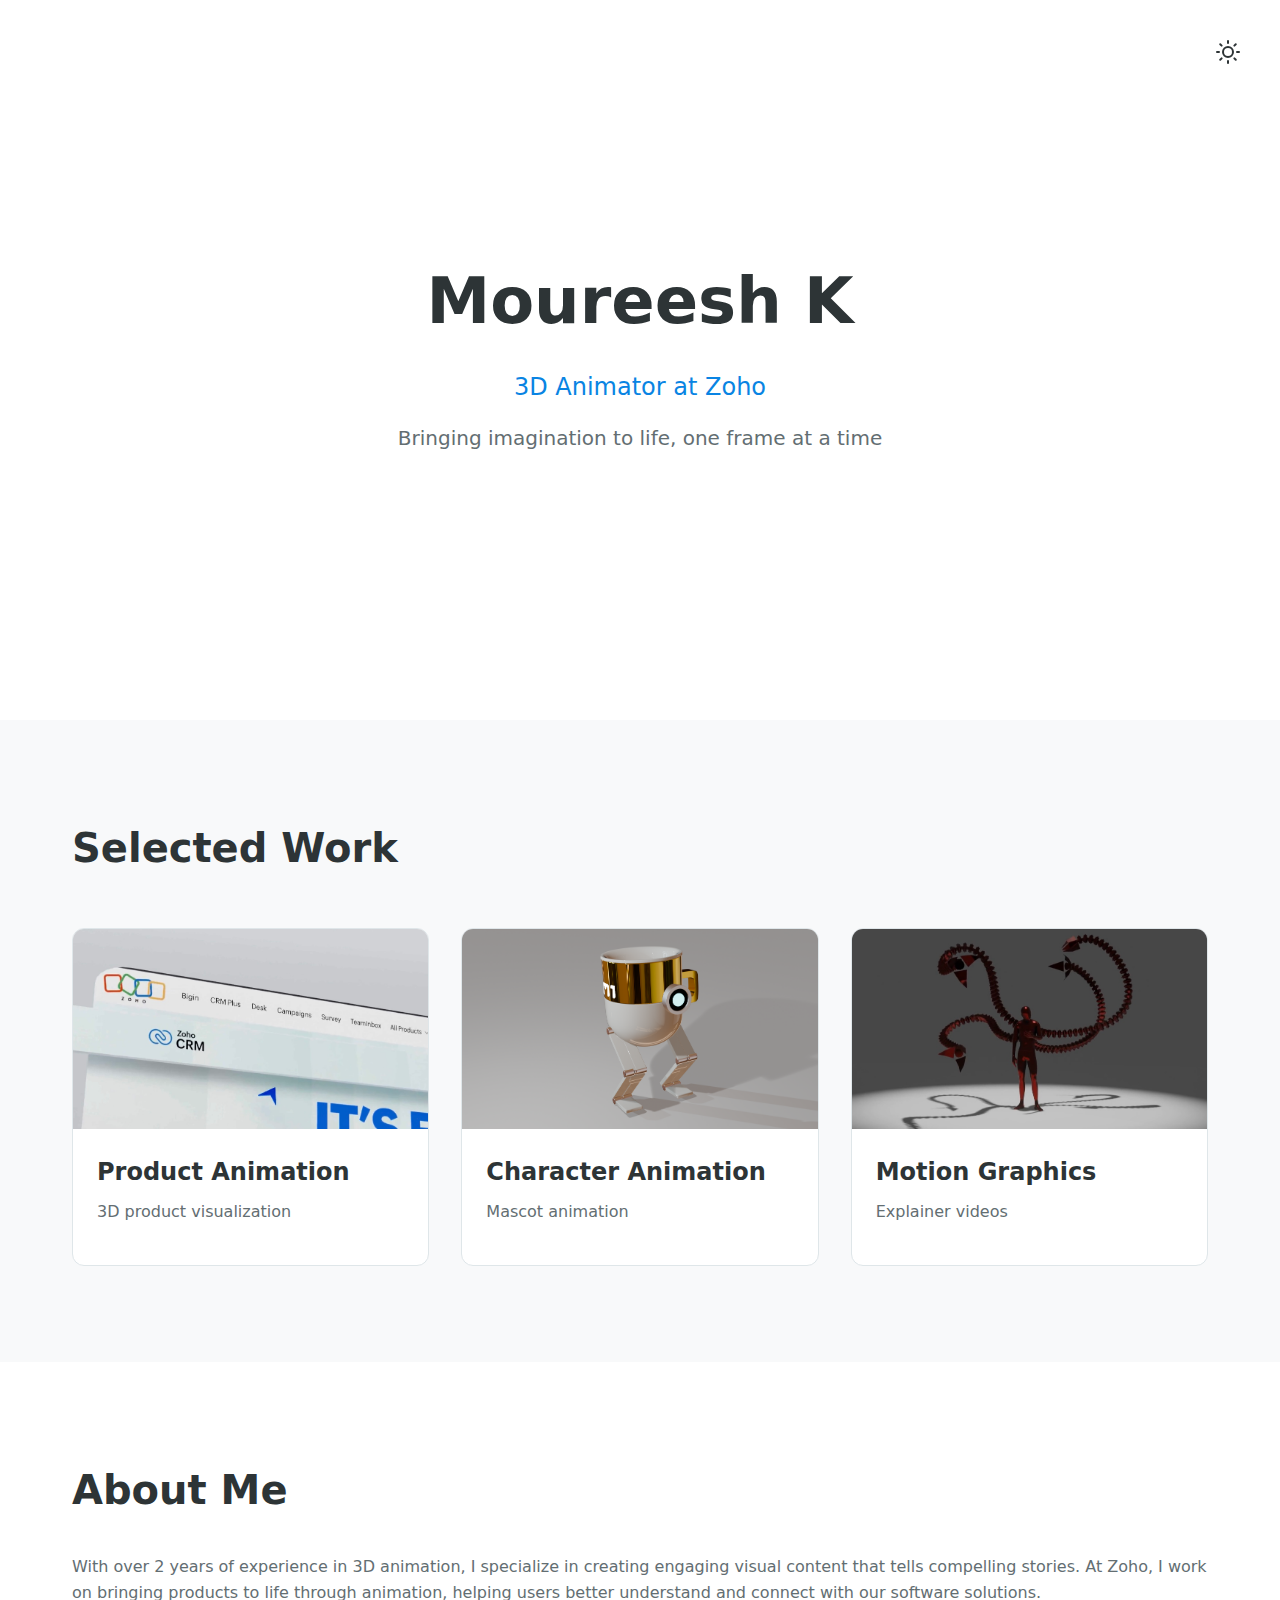
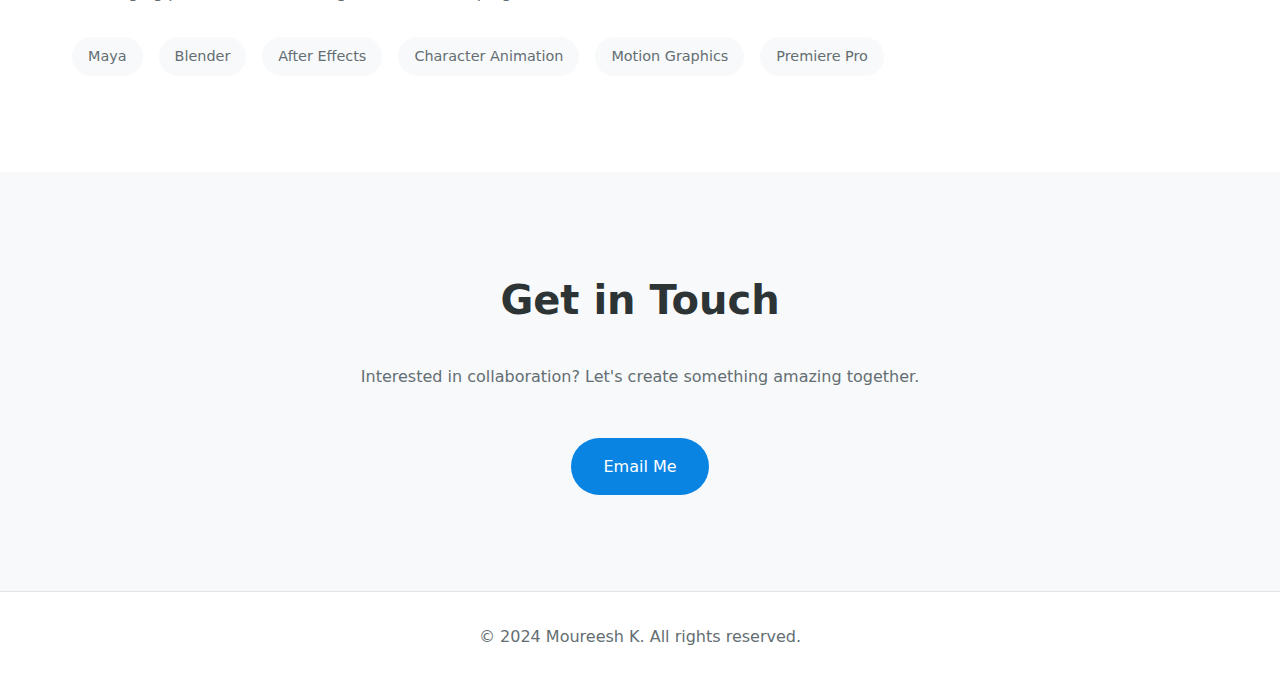
<file: index.html>
<!DOCTYPE html>
<html lang="en">
<head>
    <meta charset="UTF-8" />
    <meta name="viewport" content="width=device-width, initial-scale=1.0" />
    <title>Moureesh K | 3D Animator</title>
    <link rel="stylesheet" href="/style.css" />
</head>
<body>
    <div class="theme-switch">
        <button id="themeToggle" aria-label="Toggle theme">
            <svg class="moon" xmlns="http://www.w3.org/2000/svg" width="24" height="24" viewBox="0 0 24 24" fill="none" stroke="currentColor" stroke-width="2" stroke-linecap="round" stroke-linejoin="round">
                <path d="M21 12.79A9 9 0 1 1 11.21 3 7 7 0 0 0 21 12.79z"></path>
            </svg>
            <svg class="sun" xmlns="http://www.w3.org/2000/svg" width="24" height="24" viewBox="0 0 24 24" fill="none" stroke="currentColor" stroke-width="2" stroke-linecap="round" stroke-linejoin="round">
                <circle cx="12" cy="12" r="5"></circle>
                <line x1="12" y1="1" x2="12" y2="3"></line>
                <line x1="12" y1="21" x2="12" y2="23"></line>
                <line x1="4.22" y1="4.22" x2="5.64" y2="5.64"></line>
                <line x1="18.36" y1="18.36" x2="19.78" y2="19.78"></line>
                <line x1="1" y1="12" x2="3" y2="12"></line>
                <line x1="21" y1="12" x2="23" y2="12"></line>
                <line x1="4.22" y1="19.78" x2="5.64" y2="18.36"></line>
                <line x1="18.36" y1="5.64" x2="19.78" y2="4.22"></line>
            </svg>
        </button>
    </div>
    <main>
        <section class="hero">
            <div class="container">
                <h1>Moureesh K</h1>
                <p class="title">3D Animator at Zoho</p>
                <p class="subtitle">Bringing imagination to life, one frame at a time</p>
            </div>
        </section>

        <section class="work">
            <div class="container">
                <h2>Selected Work</h2>
                <div class="grid">
                    <div class="work-item">
                        <div class="work-image-one"></div>
                        <h3>Product Animation</h3>
                        <p>3D product visualization</p>
                    </div>
                    <div class="work-item">
                        <div class="work-image-two"></div>
                        <h3>Character Animation</h3>
                        <p>Mascot animation</p>
                    </div>
                    <div class="work-item">
                        <div class="work-image-three"></div>
                        <h3>Motion Graphics</h3>
                        <p>Explainer videos</p>
                    </div>
                </div>
            </div>
        </section>

        <section class="about">
            <div class="container">
                <h2>About Me</h2>
                <p>With over 2 years of experience in 3D animation, I specialize in creating engaging visual content that tells compelling stories. At Zoho, I work on bringing products to life through animation, helping users better understand and connect with our software solutions.</p>
                <div class="skills">
                    <span>Maya</span>
                    <span>Blender</span>
                    <span>After Effects</span>
                    <span>Character Animation</span>
                    <span>Motion Graphics</span>
                    <span>Premiere Pro</span>
                </div>
            </div>
        </section>

        <section class="contact">
            <div class="container">
                <h2>Get in Touch</h2>
                <p>Interested in collaboration? Let's create something amazing together.</p>
                <a href="mailto:hello@moureesh.com" class="button">Email Me</a>
            </div>
        </section>
    </main>

    <footer>
        <div class="container">
            <p>© 2024 Moureesh K. All rights reserved.</p>
        </div>
    </footer>

    <script type="module" src="/main.js"></script>
</body>
</html>
</file>
<file: style.css>
:root {
    /* Light theme */
    --bg-primary: #ffffff;
    --bg-secondary: #f8f9fa;
    --text-primary: #2d3436;
    --text-secondary: #636e72;
    --accent: #0984e3;
    --border: #dfe6e9;

    /* Animation */
    --transition: all 0.3s ease;
}

[data-theme="dark"] {
    --bg-primary: #2d3436;
    --bg-secondary: #222831;
    --text-primary: #ffffff;
    --text-secondary: #b2bec3;
    --accent: #74b9ff;
    --border: #4a4a4a;
}

* {
    margin: 0;
    padding: 0;
    box-sizing: border-box;
}

body {
    font-family: 'Inter', system-ui, -apple-system, sans-serif;
    background-color: var(--bg-primary);
    color: var(--text-primary);
    line-height: 1.6;
    transition: var(--transition);
}

.container {
    max-width: 1200px;
    margin: 0 auto;
    padding: 0 2rem;
}

/* Theme Switch */
.theme-switch {
    position: fixed;
    top: 2rem;
    right: 2rem;
    z-index: 100;
}

.theme-switch button {
    background: none;
    border: none;
    cursor: pointer;
    padding: 0.5rem;
    color: var(--text-primary);
}

.theme-switch svg {
    width: 24px;
    height: 24px;
}

[data-theme="dark"] .sun,
[data-theme="light"] .moon {
    display: none;
}

/* Hero Section */
.hero {
    min-height: 80vh;
    display: flex;
    align-items: center;
    justify-content: center;
    text-align: center;
    padding: 4rem 0;
}

h1 {
    font-size: 4rem;
    margin-bottom: 1rem;
    font-weight: 700;
}

.title {
    font-size: 1.5rem;
    color: var(--accent);
    margin-bottom: 1rem;
}

.subtitle {
    font-size: 1.25rem;
    color: var(--text-secondary);
}

/* Work Section */
.work {
    padding: 6rem 0;
    background-color: var(--bg-secondary);
}

.grid {
    display: grid;
    grid-template-columns: repeat(auto-fit, minmax(300px, 1fr));
    gap: 2rem;
    margin-top: 3rem;
}

.work-item {
    background: var(--bg-primary);
    border-radius: 12px;
    overflow: hidden;
    transition: var(--transition);
    border: 1px solid var(--border);
}

.work-item:hover {
    transform: translateY(-5px);
    box-shadow: 0 10px 20px rgba(0,0,0,0.1);
}

.work-image-one {
    height: 200px;
    background-image: url('/IMG_4004.jpg');
    background-size: cover;
    background-position: center;
}
.work-image-two {
    height: 200px;
    background-image: url('/mm4.png');
    background-size: cover;
    background-position: center;
}

.work-image-three {
    height: 200px;
    background-image: url('/IMG_4005.jpg');
    background-size: cover;
    background-position: center;
}

.work-item h3 {
    padding: 1.5rem 1.5rem 0.5rem;
}

.work-item p {
    padding: 0 1.5rem 1.5rem;
    color: var(--text-secondary);
}

/* About Section */
.about {
    padding: 6rem 0;
}

.skills {
    display: flex;
    flex-wrap: wrap;
    gap: 1rem;
    margin-top: 2rem;
}

.skills span {
    background-color: var(--bg-secondary);
    padding: 0.5rem 1rem;
    border-radius: 20px;
    font-size: 0.9rem;
    color: var(--text-secondary);
}

/* Contact Section */
.contact {
    padding: 6rem 0;
    background-color: var(--bg-secondary);
    text-align: center;
}

.button {
    display: inline-block;
    padding: 1rem 2rem;
    background-color: var(--accent);
    color: white;
    text-decoration: none;
    border-radius: 30px;
    margin-top: 2rem;
    transition: var(--transition);
}

.button:hover {
    transform: translateY(-2px);
    box-shadow: 0 5px 15px rgba(0,0,0,0.2);
}

/* Typography */
h2 {
    font-size: 2.5rem;
    margin-bottom: 2rem;
}

h3 {
    font-size: 1.5rem;
}

p {
    color: var(--text-secondary);
    margin-bottom: 1rem;
}

/* Footer */
footer {
    padding: 2rem 0;
    text-align: center;
    color: var(--text-secondary);
    border-top: 1px solid var(--border);
}

/* Responsive Design */
@media (max-width: 768px) {
    h1 {
        font-size: 3rem;
    }
    
    h2 {
        font-size: 2rem;
    }
    
    .container {
        padding: 0 1rem;
    }
    
    .grid {
        grid-template-columns: 1fr;
    }
}
</file>
